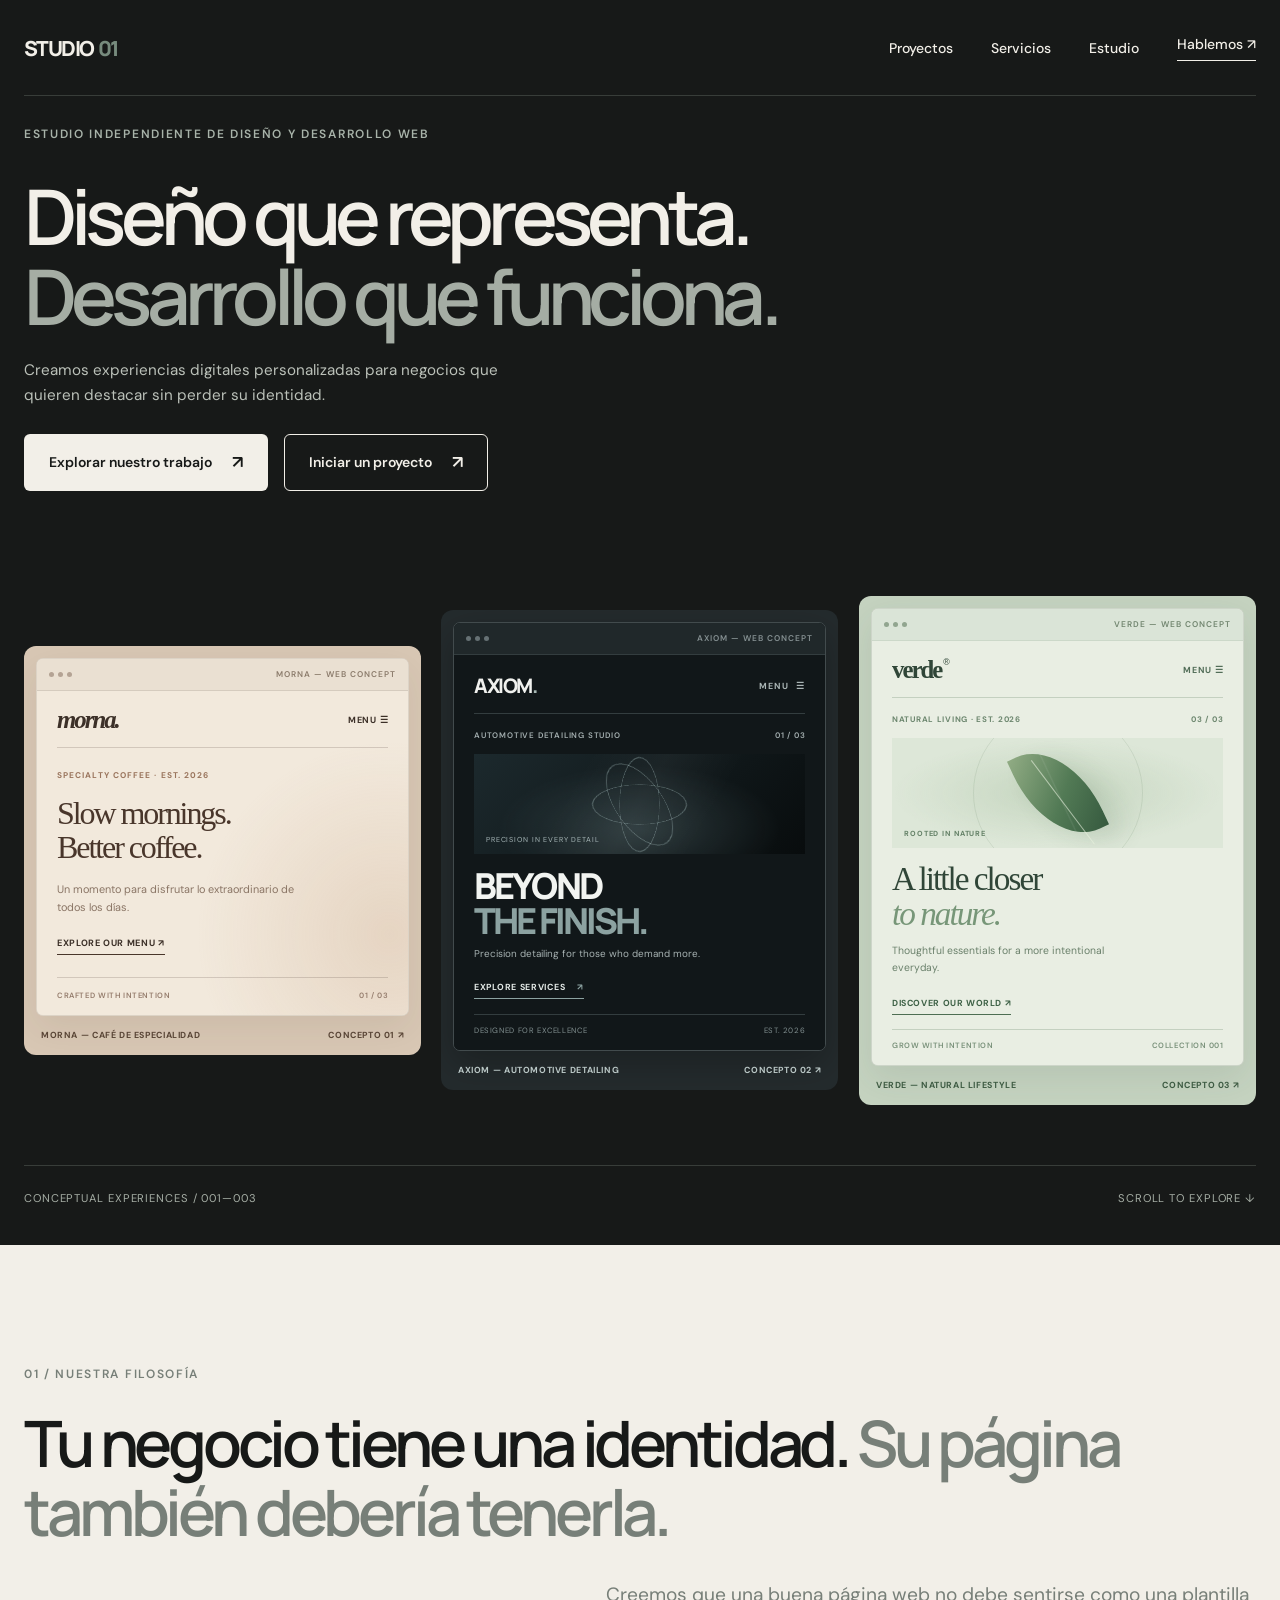
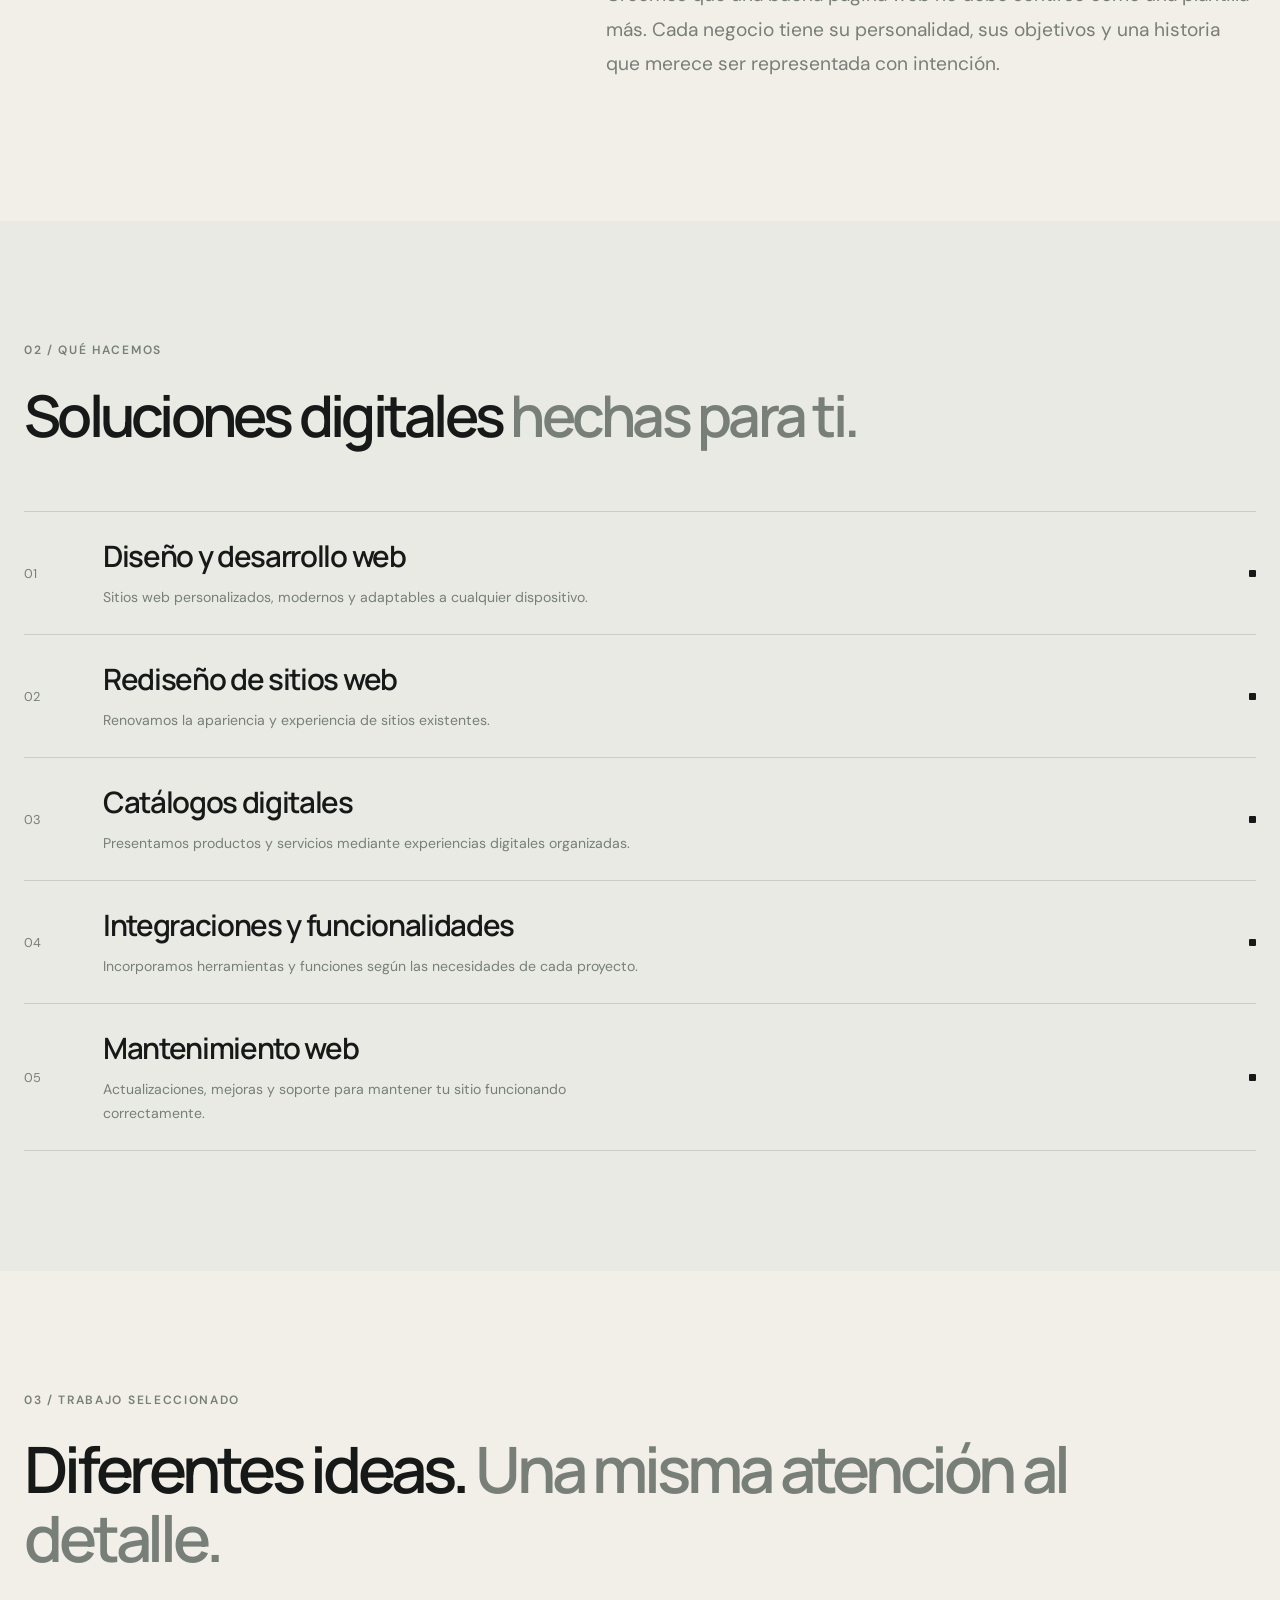
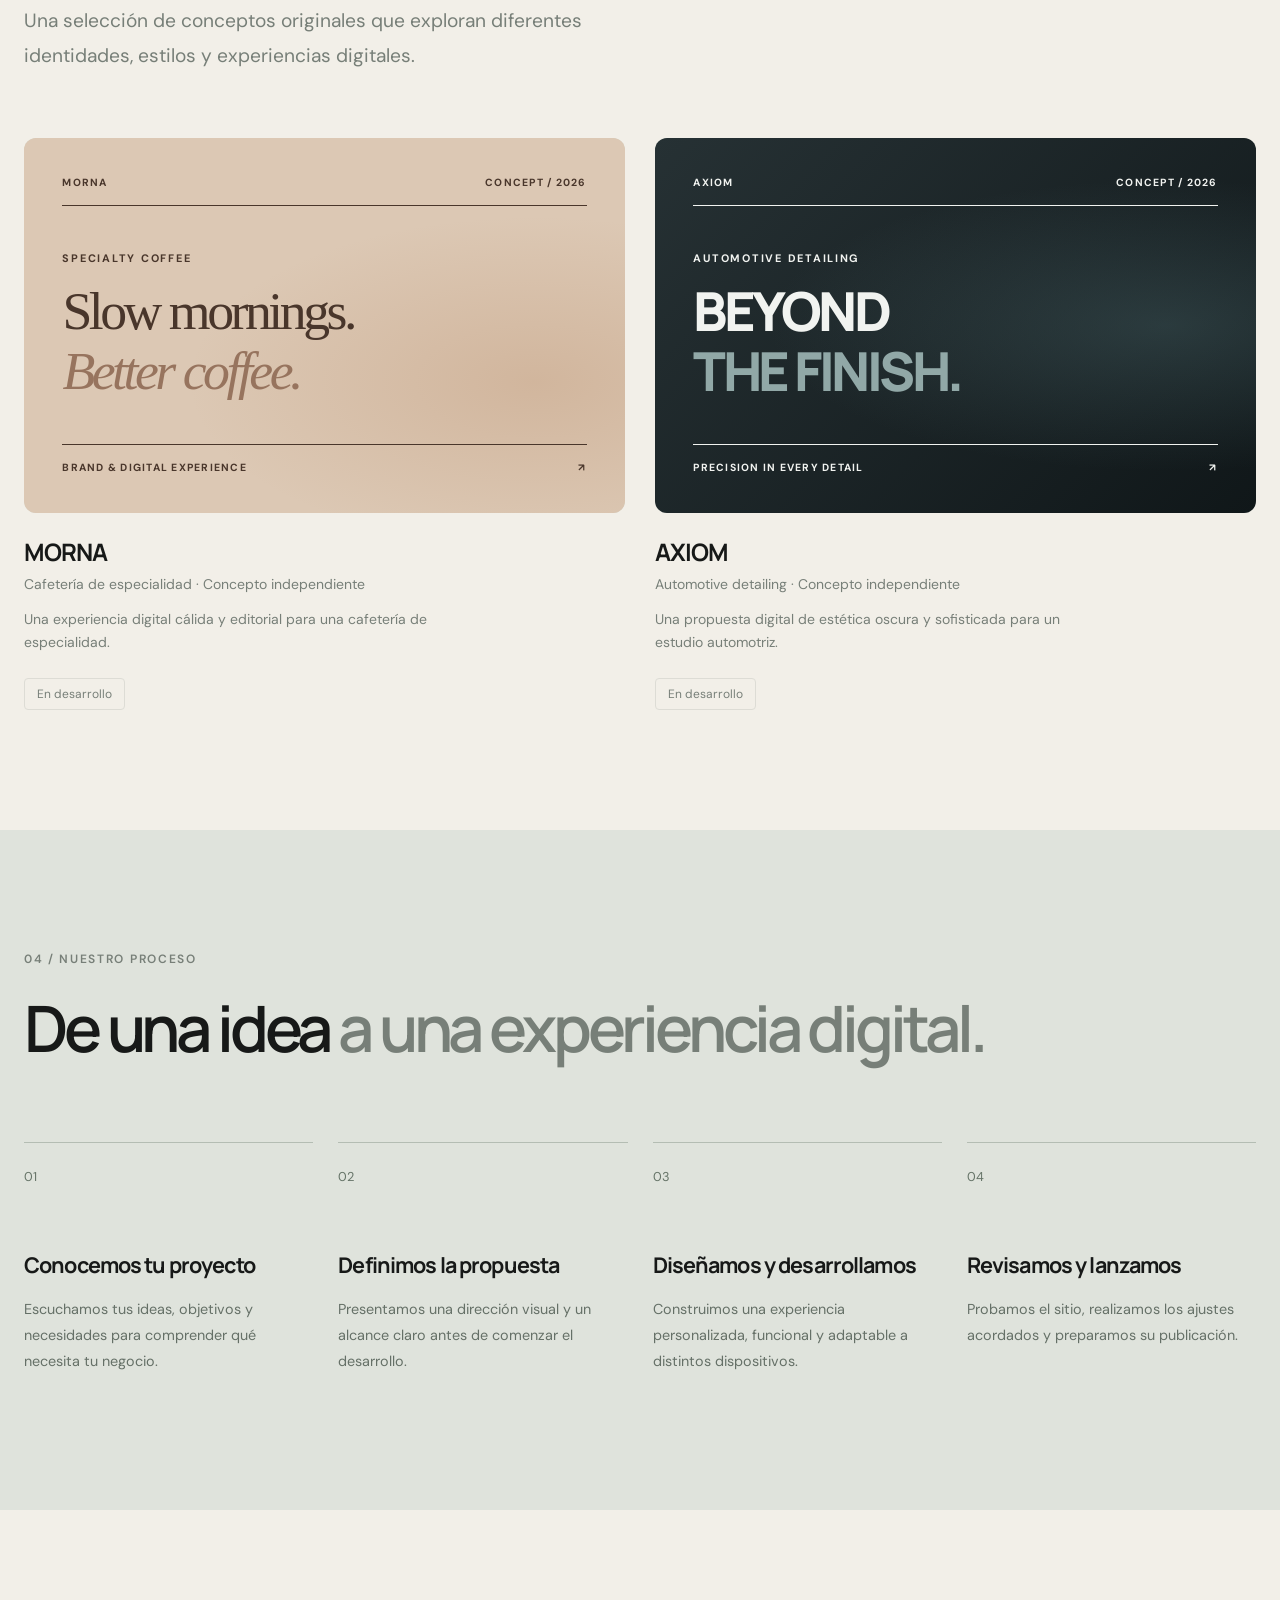
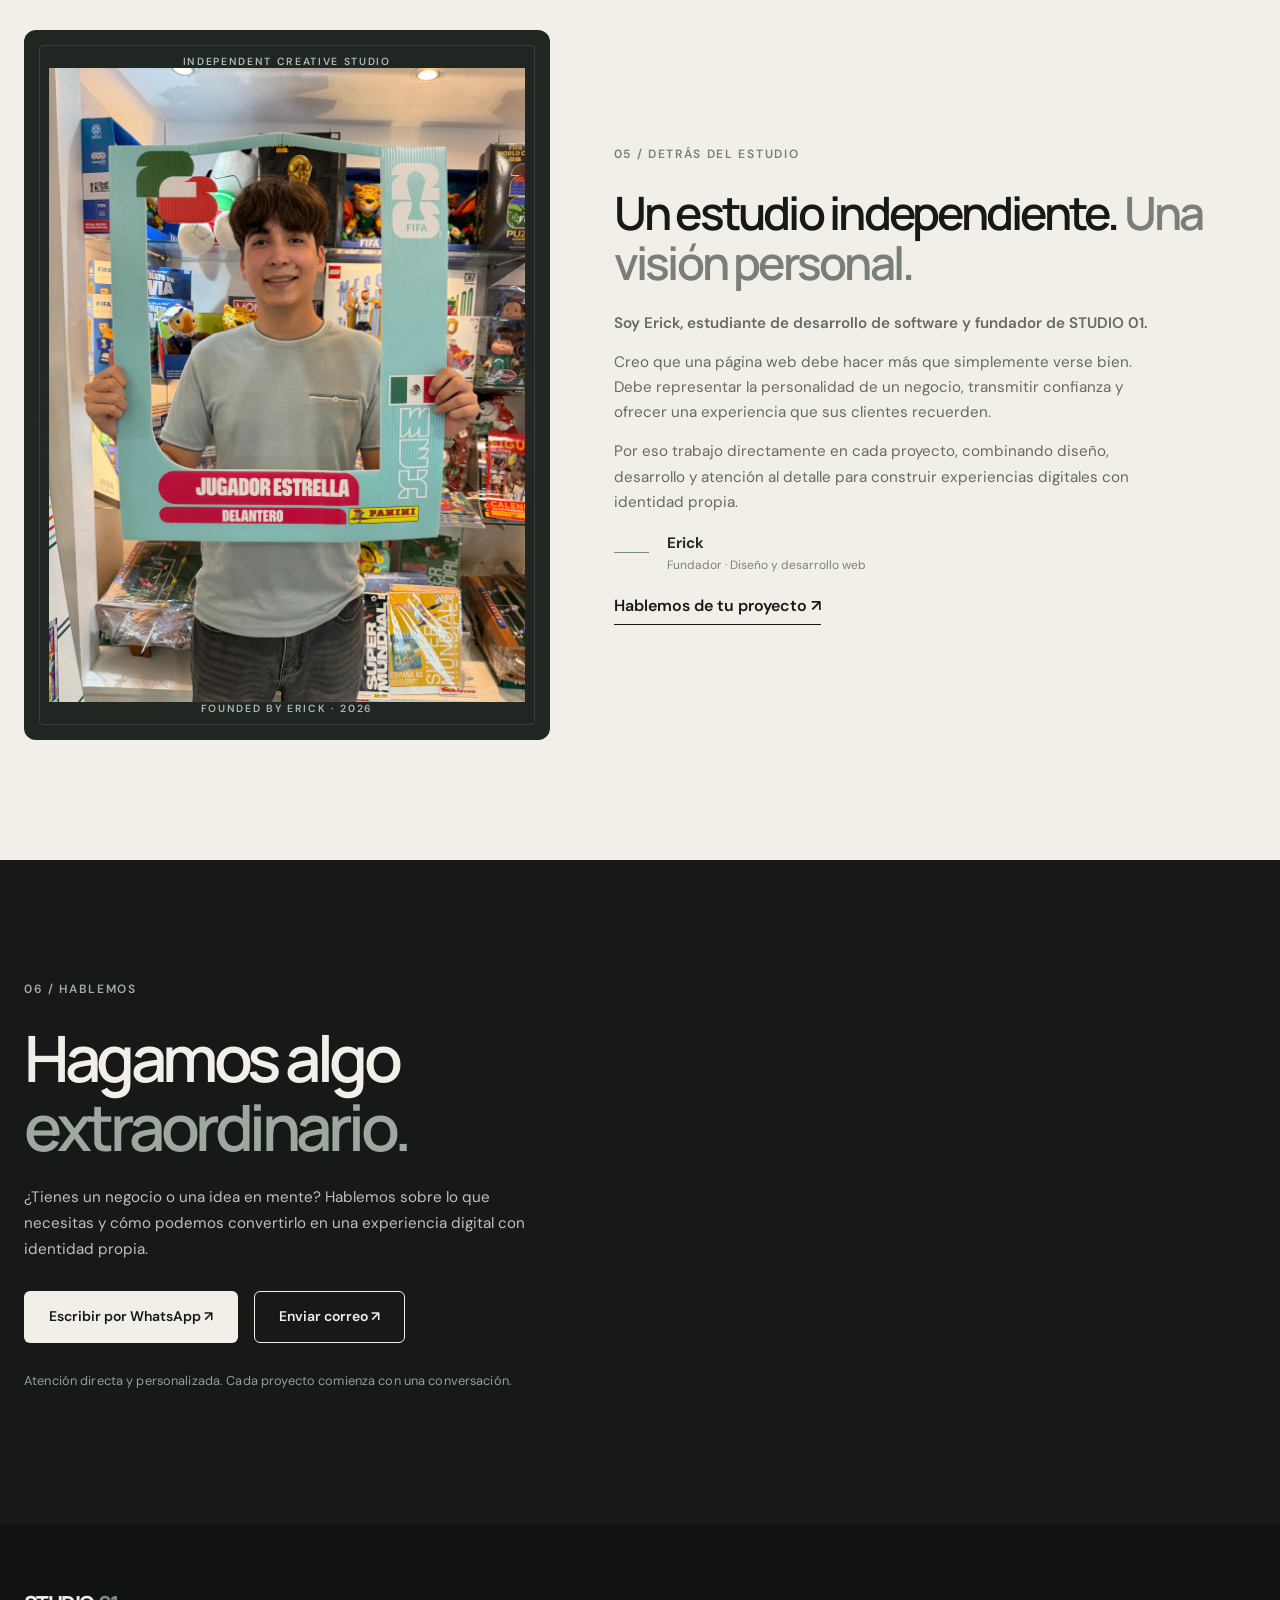
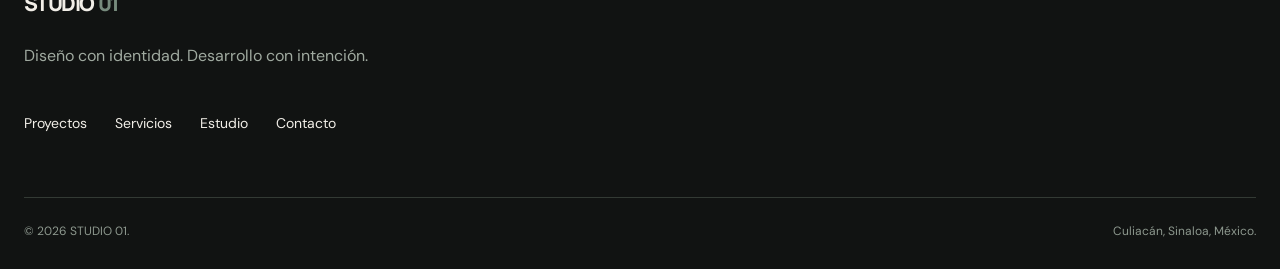
<file: index.html>
<!DOCTYPE html>
<html lang="es">

<head>
    <meta charset="UTF-8">
    <meta name="viewport" content="width=device-width, initial-scale=1.0">

    <meta name="description"
        content="Estudio independiente de diseño y desarrollo web. Creamos experiencias digitales personalizadas para negocios.">

    <title>Studio 01 — Diseño y Desarrollo Web</title>

    <!-- Estilos -->
    <link rel="stylesheet" href="css/variables.css">
    <link rel="stylesheet" href="css/components.css">
    <link rel="stylesheet" href="css/style.css">
</head>

<body>

    <!-- ================= NAVBAR ================= -->

    <header class="navbar" id="navbar">
        <div class="container navbar-container">

            <a href="#inicio" class="logo" aria-label="Ir al inicio">
                STUDIO<span>01</span>
            </a>

            <button class="menu-toggle" id="menuToggle"
                type="button"
                aria-label="Abrir menú"
                aria-expanded="false"
                aria-controls="navMenu">
                <span></span>
                <span></span>
            </button>

            <nav class="nav-menu" id="navMenu" aria-label="Navegación principal">
                <a href="#proyectos">Proyectos</a>
                <a href="#servicios">Servicios</a>
                <a href="#estudio">Estudio</a>
                <a href="#contacto" class="nav-contact">Hablemos ↗</a>
            </nav>

        </div>
    </header>


    <!-- ================= HERO ================= -->

    <main>

        <section class="hero" id="inicio">

            <div class="container hero-container">

                <div class="hero-content">

                    <p class="eyebrow">
                        ESTUDIO INDEPENDIENTE DE DISEÑO Y DESARROLLO WEB
                    </p>

                    <h1 class="hero-title">
                        Diseño que representa.
                        <span>Desarrollo que funciona.</span>
                    </h1>

                    <p class="hero-description">
                        Creamos experiencias digitales personalizadas
                        para negocios que quieren destacar sin perder
                        su identidad.
                    </p>

                    <div class="hero-actions">

                        <a href="#proyectos" class="btn btn-primary">
                            Explorar nuestro trabajo
                            <span aria-hidden="true">↗</span>
                        </a>

                        <a href="#contacto" class="btn btn-secondary">
                            Iniciar un proyecto
                            <span aria-hidden="true">↗</span>
                        </a>

                    </div>

                </div>


                <!-- Interfaces conceptuales del hero -->

                <div class="hero-showcase" aria-label="Tres conceptos de diseño web">

                    
<a href="morna.html" class="showcase-link" aria-label="Explorar concepto MORNA">
<article class="showcase-card showcase-coffee">

    <div class="concept-browser">

        <div class="concept-browser-top">
            <div class="browser-dots">
                <span></span>
                <span></span>
                <span></span>
            </div>

            <span class="browser-address">
                MORNA — WEB CONCEPT
            </span>
        </div>

        <div class="morna-website">

            <div class="morna-navigation">
                <span class="morna-logo">morna.</span>
                <span class="morna-menu">MENU ☰</span>
            </div>

            <div class="morna-hero">

                <span class="morna-eyebrow">
                    SPECIALTY COFFEE · EST. 2026
                </span>

                <h2>
                    Slow mornings.<br>
                    Better coffee.
                </h2>

                <p>
                    Un momento para disfrutar lo extraordinario
                    de todos los días.
                </p>

                <span class="morna-cta">
                    EXPLORE OUR MENU ↗
                </span>

            </div>

            <div class="morna-bottom">
                <span>CRAFTED WITH INTENTION</span>
                <span>01 / 03</span>
            </div>

        </div>

    </div>

    <div class="concept-caption">
        <span>MORNA — CAFÉ DE ESPECIALIDAD</span>
        <span>CONCEPTO 01 ↗</span>
    </div>

</article>
</a>

                    
<a href="axiom.html" class="showcase-link" aria-label="Explorar concepto AXIOM">
<article class="showcase-card showcase-auto">

    <div class="axiom-browser">

        <div class="axiom-browser-top">
            <div class="axiom-browser-dots">
                <span></span>
                <span></span>
                <span></span>
            </div>

            <span>AXIOM — WEB CONCEPT</span>
        </div>

        <div class="axiom-website">

            <div class="axiom-navigation">
                <span class="axiom-logo">AXIOM<span>.</span></span>
                <span class="axiom-menu">MENU <span>☰</span></span>
            </div>

            <div class="axiom-hero">

                <div class="axiom-hero-top">
                    <span class="axiom-eyebrow">
                        AUTOMOTIVE DETAILING STUDIO
                    </span>
                    <span class="axiom-index">01 / 03</span>
                </div>

                <div class="axiom-visual">
                    <span class="axiom-visual-label">
                        PRECISION IN EVERY DETAIL
                    </span>

                    <div class="axiom-rings">
                        <span></span>
                        <span></span>
                        <span></span>
                    </div>
                </div>

                <div class="axiom-hero-content">
                    <h2>
                        BEYOND<br>
                        <span>THE FINISH.</span>
                    </h2>

                    <p>
                        Precision detailing for those
                        who demand more.
                    </p>

                    <span class="axiom-cta">
                        EXPLORE SERVICES <span>↗</span>
                    </span>
                </div>

            </div>

            <div class="axiom-bottom">
                <span>DESIGNED FOR EXCELLENCE</span>
                <span>EST. 2026</span>
            </div>

        </div>

    </div>

    <div class="axiom-caption">
        <span>AXIOM — AUTOMOTIVE DETAILING</span>
        <span>CONCEPTO 02 ↗</span>
    </div>

</article>
</a>

                    
<a href="verde.html" class="showcase-link" aria-label="Explorar concepto VERDE">
<article class="showcase-card showcase-nature">

    <div class="verde-browser">

        <div class="verde-browser-top">
            <div class="verde-browser-dots">
                <span></span>
                <span></span>
                <span></span>
            </div>

            <span>VERDE — WEB CONCEPT</span>
        </div>

        <div class="verde-website">

            <div class="verde-navigation">
                <span class="verde-logo">verde<span>®</span></span>
                <span class="verde-menu">MENU ☰</span>
            </div>

            <div class="verde-hero">

                <div class="verde-hero-top">
                    <span class="verde-eyebrow">
                        NATURAL LIVING · EST. 2026
                    </span>
                    <span class="verde-index">03 / 03</span>
                </div>

                <div class="verde-visual">
                    <div class="verde-leaf">
                        <span class="verde-leaf-vein"></span>
                    </div>

                    <span class="verde-visual-label">
                        ROOTED IN NATURE
                    </span>
                </div>

                <div class="verde-hero-content">
                    <h2>
                        A little closer<br>
                        <em>to nature.</em>
                    </h2>

                    <p>
                        Thoughtful essentials for a
                        more intentional everyday.
                    </p>

                    <span class="verde-cta">
                        DISCOVER OUR WORLD ↗
                    </span>
                </div>

            </div>

            <div class="verde-bottom">
                <span>GROW WITH INTENTION</span>
                <span>COLLECTION 001</span>
            </div>

        </div>

    </div>

    <div class="verde-caption">
        <span>VERDE — NATURAL LIFESTYLE</span>
        <span>CONCEPTO 03 ↗</span>
    </div>

</article>
</a>


                </div>

                <div class="hero-bottom">
                    <span>CONCEPTUAL EXPERIENCES / 001—003</span>
                    <a href="#filosofia">SCROLL TO EXPLORE ↓</a>
                </div>

            </div>

        </section>


        <!-- ================= FILOSOFÍA ================= -->

        <section class="philosophy section" id="filosofia">

            <div class="container">

                <p class="section-label">01 / NUESTRA FILOSOFÍA</p>

                <h2 class="section-title">
                    Tu negocio tiene una identidad.
                    <span>Su página también debería tenerla.</span>
                </h2>

                <p class="section-description">
                    Creemos que una buena página web no debe sentirse
                    como una plantilla más. Cada negocio tiene su
                    personalidad, sus objetivos y una historia que
                    merece ser representada con intención.
                </p>

            </div>

        </section>


        <!-- ================= SERVICIOS ================= -->

        <section class="services section" id="servicios">

            <div class="container">

                <div class="section-heading">
                    <p class="section-label">02 / QUÉ HACEMOS</p>

                    <h2 class="section-title">
                        Soluciones digitales
                        <span>hechas para ti.</span>
                    </h2>
                </div>

                <div class="services-list" id="servicesList">
                    <!-- Los servicios se cargarán desde services.json -->
                </div>

            </div>
            

        </section>


        <!-- ================= PROYECTOS ================= -->

        <section class="projects section" id="proyectos">

            <div class="container">

                <div class="section-heading">
                    <p class="section-label">03 / TRABAJO SELECCIONADO</p>

                    <h2 class="section-title">
                        Diferentes ideas.
                        <span>Una misma atención al detalle.</span>
                    </h2>

                    <p class="section-description">
                        Una selección de conceptos originales
                        que exploran diferentes identidades,
                        estilos y experiencias digitales.
                    </p>
                </div>

                <div class="projects-grid" id="projectsGrid">
                    <!-- Los proyectos se cargarán desde projects.json -->
                </div>

            </div>

        </section>


        <!-- ================= PROCESO ================= -->

        <section class="process section" id="proceso">

            <div class="container">

                <p class="section-label">04 / NUESTRO PROCESO</p>

                <h2 class="section-title">
                    De una idea
                    <span>a una experiencia digital.</span>
                </h2>

                <div class="process-grid">

                    <article class="process-step">
                        <span class="step-number">01</span>
                        <h3>Conocemos tu proyecto</h3>
                        <p>
                            Escuchamos tus ideas, objetivos y necesidades
                            para comprender qué necesita tu negocio.
                        </p>
                    </article>

                    <article class="process-step">
                        <span class="step-number">02</span>
                        <h3>Definimos la propuesta</h3>
                        <p>
                            Presentamos una dirección visual y un alcance
                            claro antes de comenzar el desarrollo.
                        </p>
                    </article>

                    <article class="process-step">
                        <span class="step-number">03</span>
                        <h3>Diseñamos y desarrollamos</h3>
                        <p>
                            Construimos una experiencia personalizada,
                            funcional y adaptable a distintos dispositivos.
                        </p>
                    </article>

                    <article class="process-step">
                        <span class="step-number">04</span>
                        <h3>Revisamos y lanzamos</h3>
                        <p>
                            Probamos el sitio, realizamos los ajustes
                            acordados y preparamos su publicación.
                        </p>
                    </article>

                </div>

            </div>

        </section>


        
<!-- ================= ESTUDIO / FUNDADOR ================= -->

<section class="about section" id="estudio">

    <div class="container about-grid">

        <div class="about-image">

            <div class="founder-placeholder">

                <span class="founder-placeholder-label">
                    INDEPENDENT CREATIVE STUDIO
                </span>

                <div class="founder-monogram">
                    <img src="assets/images/Fundador.jpg" alt="Erick, fundador de STUDIO 01">
                </div>


                <span class="founder-placeholder-bottom">
                    FOUNDED BY ERICK · 2026
                </span>

            </div>

        </div>

        <div class="about-content">

            <p class="section-label">
                05 / DETRÁS DEL ESTUDIO
            </p>

            <h2 class="section-title">
                Un estudio independiente.
                <span>Una visión personal.</span>
            </h2>

            <p class="about-intro">
                Soy Erick, estudiante de desarrollo de software
                y fundador de STUDIO 01.
            </p>

            <p>
                Creo que una página web debe hacer más que
                simplemente verse bien. Debe representar la
                personalidad de un negocio, transmitir confianza
                y ofrecer una experiencia que sus clientes
                recuerden.
            </p>

            <p>
                Por eso trabajo directamente en cada proyecto,
                combinando diseño, desarrollo y atención al
                detalle para construir experiencias digitales
                con identidad propia.
            </p>

            <div class="about-signature">

                <div class="about-signature-line"></div>

                <div>
                    <strong>Erick</strong>
                    <span>Fundador · Diseño y desarrollo web</span>
                </div>

            </div>

            <a href="#contacto" class="text-link">
                Hablemos de tu proyecto ↗
            </a>

        </div>

    </div>

</section>



<!-- ================= CONTACTO ================= -->

<section class="contact section" id="contacto">

    <div class="container">

        <p class="section-label">
            06 / HABLEMOS
        </p>

        <h2 class="contact-title">
            Hagamos algo
            <span>extraordinario.</span>
        </h2>

        <p class="contact-description">
            ¿Tienes un negocio o una idea en mente?
            Hablemos sobre lo que necesitas y cómo
            podemos convertirlo en una experiencia digital
            con identidad propia.
        </p>

        <div class="contact-actions">

            <a href="#contacto"
               class="btn btn-primary"
               id="whatsappLink"
               aria-disabled="true">
                Escribir por WhatsApp ↗
            </a>

            <a href="#contacto"
               class="btn btn-secondary"
               id="emailLink"
               aria-disabled="true">
                Enviar correo ↗
            </a>

        </div>

        <p class="contact-note">
            Atención directa y personalizada.
            Cada proyecto comienza con una conversación.
        </p>

    </div>

</section>


    </main>


    <!-- ================= FOOTER ================= -->

    <footer class="footer">

        <div class="container footer-container">

            <a href="#inicio" class="footer-logo">
                STUDIO<span>01</span>
            </a>

            <p>
                Diseño con identidad.
                Desarrollo con intención.
            </p>

            <div class="footer-links">
                <a href="#proyectos">Proyectos</a>
                <a href="#servicios">Servicios</a>
                <a href="#estudio">Estudio</a>
                <a href="#contacto">Contacto</a>
            </div>

            <div class="footer-bottom">
                <span>© 2026 STUDIO 01.</span>
                <span>Culiacán, Sinaloa, México.</span>
            </div>

        </div>

    </footer>


    <!-- ================= JAVASCRIPT ================= -->

    <script src="js/projects.js" defer></script>
    <script src="js/animations.js" defer></script>
    <script src="js/main.js" defer></script>

</body>
</html>
</file>
<file: css/variables.css>
/* =========================================
   STUDIO 01 — DESIGN SYSTEM
   Variables globales
========================================= */

@import url('https://fonts.googleapis.com/css2?family=DM+Sans:wght@400;500;600;700&family=Manrope:wght@400;500;600;700;800&display=swap');

:root {

    /* COLORES PRINCIPALES */
    --color-dark: #171918;
    --color-dark-soft: #242825;
    --color-ivory: #F2EFE8;
    --color-white: #FFFFFF;

    /* COLORES SECUNDARIOS */
    --color-gray: #B8B9B2;
    --color-muted: #777F78;
    --color-sage: #778B7D;

    /* BORDES */
    --color-border-dark: #383D39;
    --color-border-light: #DDDCD5;

    /* TIPOGRAFÍAS */
    --font-primary: 'DM Sans', sans-serif;
    --font-display: 'Manrope', sans-serif;

    /* TAMAÑOS */
    --text-small: 0.875rem;
    --text-base: 1rem;
    --text-large: 1.25rem;

    /* ESPACIADOS */
    --section-spacing: 120px;
    --container-width: 1280px;

    /* BORDES REDONDEADOS */
    --radius-small: 6px;
    --radius-medium: 12px;
    --radius-large: 20px;

    /* TRANSICIONES */
    --transition-fast: 0.2s ease;
    --transition-normal: 0.4s ease;
    --transition-slow: 0.7s ease;
}

/* AJUSTES PARA PANTALLAS PEQUEÑAS */

@media (max-width: 768px) {
    :root {
        --section-spacing: 80px;
    }
}
</file>
<file: css/components.css>
/* =========================================
   STUDIO 01 — COMPONENTES GLOBALES
========================================= */

/* RESET */

*,
*::before,
*::after {
    box-sizing: border-box;
}

html {
    scroll-behavior: smooth;
    scroll-padding-top: 90px;
}

body {
    margin: 0;
    font-family: var(--font-primary);
    background-color: var(--color-ivory);
    color: var(--color-dark);
    -webkit-font-smoothing: antialiased;
}

body.menu-open {
    overflow: hidden;
}

h1, h2, h3, h4, p {
    margin-top: 0;
}

h1, h2, h3, h4 {
    font-family: var(--font-display);
}

a {
    color: inherit;
    text-decoration: none;
}

button {
    font: inherit;
}

img {
    display: block;
    max-width: 100%;
}

::selection {
    background: var(--color-sage);
    color: var(--color-white);
}

/* CONTENEDOR */

.container {
    width: min(100% - 48px, var(--container-width));
    margin-inline: auto;
}

/* SECCIONES */

.section {
    padding-block: var(--section-spacing);
}

.section-heading {
    margin-bottom: 64px;
}

/* ETIQUETAS EDITORIALES */

.eyebrow,
.section-label {
    font-size: 0.75rem;
    font-weight: 600;
    letter-spacing: 0.14em;
    text-transform: uppercase;
    line-height: 1.6;
}

.section-label {
    color: var(--color-muted);
    margin-bottom: 24px;
}

/* TÍTULOS */

.section-title {
    max-width: 1050px;
    font-size: clamp(2.5rem, 5vw, 5.5rem);
    font-weight: 600;
    letter-spacing: -0.065em;
    line-height: 1.08;
    margin-bottom: 32px;
}

.section-title span {
    color: var(--color-muted);
}

.section-description {
    max-width: 650px;
    font-size: clamp(1rem, 1.5vw, 1.2rem);
    line-height: 1.8;
    color: var(--color-muted);
}

/* BOTONES */

.btn {
    display: inline-flex;
    align-items: center;
    justify-content: center;
    gap: 20px;
    min-height: 52px;
    padding: 15px 24px;
    border: 1px solid transparent;
    border-radius: var(--radius-small);
    font-size: 0.875rem;
    font-weight: 600;
    line-height: 1.4;
    text-align: center;
    cursor: pointer;
    transition:
        background-color var(--transition-fast),
        color var(--transition-fast),
        border-color var(--transition-fast),
        transform var(--transition-fast);
}

.btn:hover {
    transform: translateY(-3px);
}

.btn:active {
    transform: translateY(0);
}

.btn-primary {
    background: var(--color-ivory);
    color: var(--color-dark);
}

.btn-primary:hover {
    background: var(--color-white);
}

.btn-secondary {
    background: transparent;
    color: inherit;
    border-color: currentColor;
}

.btn-secondary:hover {
    background: rgb(255 255 255 / 8%);
}

.btn span {
    font-size: 1.1rem;
    transition: transform var(--transition-fast);
}

.btn:hover span {
    transform: translate(3px, -3px);
}

/* ENLACES DE TEXTO */

.text-link {
    display: inline-flex;
    align-items: center;
    gap: 12px;
    padding-bottom: 8px;
    border-bottom: 1px solid currentColor;
    font-weight: 600;
    transition:
        color var(--transition-fast),
        gap var(--transition-fast);
}

.text-link:hover {
    color: var(--color-sage);
    gap: 18px;
}

/* ACCESIBILIDAD */

:focus-visible {
    outline: 2px solid var(--color-sage);
    outline-offset: 4px;
}

@media (prefers-reduced-motion: reduce) {
    html {
        scroll-behavior: auto;
    }

    *,
    *::before,
    *::after {
        animation-duration: 0.01ms !important;
        animation-iteration-count: 1 !important;
        transition-duration: 0.01ms !important;
    }
}

/* RESPONSIVE */

@media (max-width: 768px) {
    .container {
        width: min(100% - 32px, var(--container-width));
    }

    .section-heading {
        margin-bottom: 40px;
    }

    .section-title {
        letter-spacing: -0.045em;
    }

    .btn {
        gap: 12px;
        padding: 14px 18px;
    }
}

@media (max-width: 480px) {
    .hero-actions,
    .contact-actions {
        flex-direction: column;
        align-items: stretch;
    }

    .hero-actions .btn,
    .contact-actions .btn {
        width: 100%;
    }
}
</file>
<file: css/style.css>
/* =========================================
   STUDIO 01 — ESTILOS PRINCIPALES
========================================= */

/* NAVBAR */

.navbar {
    position: absolute;
    top: 0;
    left: 0;
    z-index: 100;
    width: 100%;
    color: var(--color-ivory);
}

.navbar-container {
    min-height: 96px;
    display: flex;
    align-items: center;
    justify-content: space-between;
    gap: 32px;
    border-bottom: 1px solid var(--color-border-dark);
}

.logo,
.footer-logo {
    font-family: var(--font-display);
    font-size: 1.3rem;
    font-weight: 800;
    letter-spacing: -0.075em;
    white-space: nowrap;
}

.logo span,
.footer-logo span {
    margin-left: 4px;
    color: var(--color-sage);
}

.nav-menu {
    display: flex;
    align-items: center;
    gap: 38px;
}

.nav-menu a {
    font-size: 0.875rem;
    font-weight: 500;
    transition: color var(--transition-fast);
}

.nav-menu a:hover {
    color: var(--color-sage);
}

.nav-contact {
    padding-bottom: 7px;
    border-bottom: 1px solid currentColor;
}

.menu-toggle {
    display: none;
}

/* HERO */

.hero {
    position: relative;
    min-height: 100svh;
    overflow: hidden;
    background: var(--color-dark);
    color: var(--color-ivory);
}

.hero-container {
    padding-top: 125px;
    padding-bottom: 40px;
}

.hero-content {
    position: relative;
    z-index: 2;
    max-width: 1050px;
}

.hero .eyebrow {
    margin-bottom: 32px;
    color: #A8B3A9;
}

.hero-title {
    max-width: 1050px;
    margin-bottom: 22px;
    font-size: clamp(3rem, 6vw, 6rem);
    font-weight: 600;
    line-height: 1.04;
    letter-spacing: -0.075em;
}

.hero-title span {
    display: block;
    color: #A5ADA4;
}

.hero-description {
    max-width: 520px;
    margin-bottom: 26px;
    color: #BBC1B9;
    font-size: clamp(0.95rem, 1.15vw, 1.1rem);
    line-height: 1.65;
}

.hero-actions,
.contact-actions {
    display: flex;
    align-items: center;
    flex-wrap: wrap;
    gap: 16px;
}

/* HERO SHOWCASE */

.hero-showcase {
    position: relative;
    display: grid;
    grid-template-columns: repeat(3, minmax(0, 1fr));
    align-items: center;
    gap: 20px;
    margin-top: 105px;
    perspective: 1200px;
}

.showcase-link {
    display: block;
    color: inherit;
    text-decoration: none;
    min-width: 0;
    outline-offset: 6px;
}

.showcase-link:focus-visible {
    outline: 2px solid var(--color-text, #171918);
}

.showcase-card {
    position: relative;
    display: flex;
    flex-direction: column;
    justify-content: space-between;
    min-width: 0;
    min-height: 390px;
    overflow: hidden;
    padding: 25px;
    border-radius: var(--radius-medium);
    transition:
        transform var(--transition-normal),
        box-shadow var(--transition-normal);
}

.showcase-card:hover {
    transform: translateY(-12px);
    box-shadow: 0 30px 70px rgb(0 0 0 / 25%);
}

.showcase-card-header {
    display: flex;
    justify-content: space-between;
    gap: 12px;
    font-size: 0.7rem;
    font-weight: 700;
    letter-spacing: 0.08em;
}

.showcase-card-header span:last-child {
    font-weight: 500;
    opacity: 0.7;
}

.showcase-card-content {
    position: relative;
    z-index: 1;
}

.showcase-card-content p {
    margin-bottom: 12px;
    font-size: 0.8rem;
}

.showcase-card-content h2 {
    margin-bottom: 26px;
    font-size: clamp(1.7rem, 2.6vw, 3rem);
    font-weight: 600;
    letter-spacing: -0.065em;
    line-height: 1.1;
}

.showcase-card-content > span {
    display: inline-block;
    padding-bottom: 7px;
    border-bottom: 1px solid currentColor;
    font-size: 0.8rem;
    font-weight: 600;
}

/* CONCEPTO 01 — CAFETERÍA */

.showcase-coffee {
    background:
        radial-gradient(
            circle at 80% 30%,
            #D5B99B 0,
            transparent 45%
        ),
        linear-gradient(135deg, #E9DCCB, #C9AB8B);
    color: #4C352B;
}

/* CONCEPTO 02 — AUTOMOTRIZ */

.showcase-auto {
    min-height: 450px;
    background:
        radial-gradient(
            circle at 70% 30%,
            #59686B 0,
            transparent 45%
        ),
        linear-gradient(145deg, #323A3D, #111617);
    color: #F0F1EE;
}

/* CONCEPTO 03 — LIFESTYLE */

.showcase-nature {
    background:
        radial-gradient(
            circle at 80% 20%,
            #B7C8B0 0,
            transparent 45%
        ),
        linear-gradient(145deg, #DCE5D8, #A8BAA3);
    color: #344A39;
}

.hero-bottom {
    display: flex;
    justify-content: space-between;
    align-items: center;
    gap: 20px;
    margin-top: 60px;
    padding-top: 25px;
    border-top: 1px solid var(--color-border-dark);
    color: #A6AEA5;
    font-size: 0.7rem;
    letter-spacing: 0.08em;
}

/* FILOSOFÍA */

.philosophy {
    background: var(--color-ivory);
}

.philosophy .section-title {
    max-width: 1100px;
}

.philosophy .section-description {
    margin-left: auto;
}

/* SERVICIOS */

.services {
    background: #E9EAE4;
}

.services-list {
    border-top: 1px solid #C9CDC5;
}

.service-item {
    display: grid;
    grid-template-columns: 55px minmax(0, 1fr) auto;
    align-items: center;
    gap: 24px;
    padding: 24px 0;
    border-bottom: 1px solid #C9CDC5;
}

.service-number {
    color: var(--color-muted);
    font-size: 0.8rem;
}

.service-name {
    margin: 0;
    font-size: clamp(1.4rem, 2.3vw, 2.2rem);
    font-weight: 600;
    letter-spacing: -0.045em;
}

.service-marker {
    width: 7px;
    height: 7px;
    display: block;
    background-color: var(--color-text, #171918);
    border-radius: 1px;
    align-self: center;
    justify-self: center;
    transition: transform 0.3s ease, border-radius 0.3s ease;
}

@media (hover: hover) and (pointer: fine) {
    .service-item:hover .service-marker {
        transform: translateX(5px) scale(1.25);
        border-radius: 50%;
    }
}

/* PROYECTOS */

.projects {
    background: var(--color-ivory);
}

.projects-grid {
    display: grid;
    grid-template-columns: repeat(2, minmax(0, 1fr));
    gap: 55px 30px;
}

.project-card {
    min-width: 0;
}

.project-image {
    display: flex;
    align-items: center;
    justify-content: center;
    min-height: 340px;
    margin-bottom: 22px;
    overflow: hidden;
    border-radius: var(--radius-medium);
    background: #D8DCD4;
}

.project-image img {
    width: 100%;
    height: 100%;
    object-fit: cover;
    transition: transform var(--transition-slow);
}

.project-card:hover .project-image img {
    transform: scale(1.045);
}

.project-info {
    display: flex;
    align-items: flex-start;
    justify-content: space-between;
    gap: 20px;
}

.project-info h3 {
    margin-bottom: 7px;
    font-size: 1.5rem;
    letter-spacing: -0.04em;
}

.project-info p {
    margin-bottom: 0;
    color: var(--color-muted);
    font-size: 0.875rem;
}

/* PROCESO */

.process {
    background: #DFE3DC;
}

.process-grid {
    display: grid;
    grid-template-columns: repeat(4, minmax(0, 1fr));
    gap: 25px;
    margin-top: 80px;
}

.process-step {
    padding-top: 25px;
    border-top: 1px solid #B4BDB3;
}

.step-number {
    display: block;
    margin-bottom: 65px;
    color: #667468;
    font-size: 0.8rem;
}

.process-step h3 {
    margin-bottom: 18px;
    font-size: 1.35rem;
    letter-spacing: -0.04em;
}

.process-step p {
    color: #657067;
    font-size: 0.9rem;
    line-height: 1.8;
}


/* =========================================
   FUNDADOR — ESTUDIO INDEPENDIENTE
========================================= */

.about {
    background: var(--color-ivory);
}

.about-grid {
    display: grid;
    grid-template-columns: 0.9fr 1.1fr;
    align-items: center;
    gap: clamp(35px, 5vw, 80px);
}


/* TÍTULO DEL FUNDADOR — TAMAÑO REFINADO */

.about-content .section-title {
    max-width: 650px;
    margin-bottom: 22px;
    font-size: clamp(2.2rem, 3.6vw, 3.8rem);
    line-height: 1.1;
    letter-spacing: -0.06em;
}


.founder-placeholder {
    position: relative;
    display: flex;
    flex-direction: column;
    align-items: center;
    justify-content: space-between;
    min-height: 390px;
    padding: 25px;
    overflow: hidden;
    border-radius: var(--radius-medium);
    background:
        radial-gradient(
            circle at 50% 55%,
            rgba(119, 139, 125, 0.22),
            transparent 55%
        ),
        #202723;
    color: #F2EFE8;
    text-align: center;
}

/* Marco interior decorativo */

.founder-placeholder::before {
    content: "";
    position: absolute;
    inset: 15px;
    border: 1px solid rgba(242, 239, 232, 0.12);
    border-radius: 4px;
    pointer-events: none;
}

.founder-placeholder-label,
.founder-placeholder-bottom {
    position: relative;
    z-index: 1;
    color: #AAB9AD;
    font-size: 0.65rem;
    font-weight: 600;
    letter-spacing: 0.16em;
}

/* MONOGRAMA E. */



/* FOTO DEL FUNDADOR */

.founder-monogram {
    position: relative;
    z-index: 1;
    width: 100%;
    flex: 1;
    min-height: 0;
    overflow: hidden;
}

.founder-monogram img {
    display: block;
    width: 100%;
    height: 100%;
    object-fit: cover;
    object-position: center;
}



.founder-monogram span {
    color: #91A998;
}

/* TEXTO DEL FUNDADOR */

.about-content .about-intro {
    color: #252E28;
    font-size: 1.12rem;
    font-weight: 600;
    line-height: 1.65;
}

.about-content p:not(.section-label) {
    max-width: 540px;
    margin-bottom: 14px;
    color: #626C64;
    font-size: 0.95rem;
    line-height: 1.65;
}

.about-signature {
    display: flex;
    align-items: center;
    gap: 18px;
    margin: 18px 0 10px;
}

.about-signature-line {
    width: 35px;
    height: 1px;
    flex-shrink: 0;
    background: #778B7D;
}

.about-signature > div:last-child {
    display: flex;
    flex-direction: column;
    gap: 4px;
}

.about-signature strong {
    color: #252E28;
    font-size: 0.95rem;
    font-weight: 700;
}

.about-signature span {
    color: #78847B;
    font-size: 0.75rem;
}

.about-content .text-link {
    margin-top: 12px;
}

/* RESPONSIVE */

@media (max-width: 900px) {
    .about-grid {
        grid-template-columns: 1fr;
        gap: 40px;
    }

    .founder-placeholder {
        min-height: 360px;
    }

    .founder-monogram {
        font-size: 8rem;
    }
}

@media (max-width: 480px) {
    .founder-placeholder {
        min-height: 300px;
        padding: 25px;
    }

    .founder-placeholder-label,
    .founder-placeholder-bottom {
        font-size: 0.55rem;
    }

    .founder-monogram {
        font-size: 6.5rem;
    }

    .about-content p:not(.section-label) {
        font-size: 0.9rem;
        line-height: 1.7;
    }
}


/* CONTACTO */

.contact {
    background: var(--color-dark);
    color: var(--color-ivory);
}

.contact .section-label {
    color: #A2AEA3;
}

.contact-title {
    max-width: 900px;
    margin-bottom: 24px;
    font-size: clamp(2.8rem, 5vw, 5.5rem);
    font-weight: 600;
    line-height: 1.08;
    letter-spacing: -0.07em;
}


.contact-title span {
    display: block;
    color: #9DA99F;
}

.contact-description {
    max-width: 520px;
    margin-bottom: 28px;
    color: #BBC2BA;
    font-size: clamp(0.95rem, 1.15vw, 1.05rem);
    line-height: 1.7;
}

.contact-note {
    max-width: 520px;
    margin-top: 28px;
    color: #91A096;
    font-size: 0.8rem;
    line-height: 1.6;
    letter-spacing: 0.01em;
}


@media (max-width: 768px) {
    .contact-title {
        font-size: clamp(2.4rem, 8vw, 3.8rem);
        line-height: 1.1;
    }

    .contact-description {
        font-size: 0.95rem;
    }

    .contact-actions {
        gap: 12px;
    }

    .contact-note {
        margin-top: 22px;
        font-size: 0.75rem;
    }
}

/* FOOTER */

.footer {
    background: #111312;
    color: var(--color-ivory);
    padding: 65px 0 30px;
}

.footer-container > p {
    margin-top: 25px;
    color: #A0AAA0;
    line-height: 1.7;
}

.footer-links {
    display: flex;
    flex-wrap: wrap;
    gap: 28px;
    margin: 45px 0 65px;
    font-size: 0.875rem;
}

.footer-links a:hover {
    color: var(--color-sage);
}

.footer-bottom {
    display: flex;
    justify-content: space-between;
    gap: 20px;
    padding-top: 25px;
    border-top: 1px solid #333A34;
    color: #8D988E;
    font-size: 0.75rem;
}

/* TABLET */

@media (max-width: 1024px) {
    .hero-container {
        padding-top: 165px;
    }

    .hero-title {
        font-size: clamp(3.5rem, 8vw, 6.5rem);
    }

    .hero-showcase {
        gap: 12px;
    }

    .showcase-card {
        min-height: 330px;
        padding: 18px;
    }

    .showcase-auto {
        min-height: 380px;
    }

    .process-grid {
        grid-template-columns: repeat(2, minmax(0, 1fr));
        row-gap: 50px;
    }

    .about-grid {
        gap: 45px;
    }
}

/* MOBILE */

@media (max-width: 768px) {
    .navbar-container {
        min-height: 78px;
    }

    .menu-toggle {
        position: relative;
        z-index: 102;
        display: flex;
        flex-direction: column;
        justify-content: center;
        gap: 7px;
        width: 44px;
        height: 44px;
        padding: 10px;
        border: 0;
        background: transparent;
        cursor: pointer;
    }

    .menu-toggle span {
        display: block;
        width: 100%;
        height: 2px;
        background: var(--color-ivory);
        transition: transform var(--transition-fast);
    }

    .menu-toggle[aria-expanded="true"] span:first-child {
        transform: translateY(4.5px) rotate(45deg);
    }

    .menu-toggle[aria-expanded="true"] span:last-child {
        transform: translateY(-4.5px) rotate(-45deg);
    }

    .nav-menu {
        position: absolute;
        top: 78px;
        left: 0;
        right: 0;
        z-index: 101;
        display: none;
        flex-direction: column;
        align-items: stretch;
        gap: 0;
        padding: 20px 24px 35px;
        background: var(--color-dark);
        border-bottom: 1px solid var(--color-border-dark);
    }

    .nav-menu.is-open {
        display: flex;
    }

    .nav-menu a {
        padding: 18px 0;
        border-bottom: 1px solid var(--color-border-dark);
    }

    .hero-container {
        padding-top: 140px;
    }

    .hero-title {
        font-size: clamp(3rem, 10vw, 5rem);
        letter-spacing: -0.065em;
    }

    .hero-showcase {
        grid-template-columns: 1fr;
        gap: 16px;
        margin-top: 65px;
    }

    .showcase-card,
    .showcase-auto {
        min-height: 300px;
    }

    .showcase-card-content h2 {
        font-size: 2.3rem;
    }

    .hero-bottom {
        margin-top: 40px;
    }

    .service-item {
        grid-template-columns: 35px 1fr auto;
        gap: 15px;
        padding: 25px 0;
    }

    .projects-grid {
        grid-template-columns: 1fr;
    }

    .project-image {
        min-height: 260px;
    }

    .about-grid {
        grid-template-columns: 1fr;
    }

    .founder-placeholder {
        min-height: 380px;
    }

    .footer-bottom {
        flex-direction: column;
    }
}

/* SMALL MOBILE */

@media (max-width: 480px) {
    .hero-title {
        font-size: clamp(2.7rem, 11vw, 4rem);
    }

    .hero-bottom {
        align-items: flex-start;
        flex-direction: column;
    }

    .process-grid {
        grid-template-columns: 1fr;
    }

    .step-number {
        margin-bottom: 35px;
    }

    .contact-title {
        font-size: clamp(2.7rem, 11vw, 4.5rem);
    }
}


/* =========================================
   PROYECTOS DINÁMICOS — ESTILOS ADICIONALES
========================================= */

.project-placeholder {
    display: flex;
    align-items: center;
    justify-content: center;
    width: 100%;
    min-height: 340px;
    padding: 30px;
    font-family: var(--font-display);
    font-size: clamp(2.5rem, 5vw, 5rem);
    font-weight: 800;
    letter-spacing: -0.08em;
}

.project-coffee {
    background: linear-gradient(135deg, #E8D9C4, #B98F6B);
    color: #563D30;
}

.project-automotive {
    background: linear-gradient(135deg, #414D51, #101617);
    color: #F0F1ED;
}

.project-nature {
    background: linear-gradient(135deg, #DCE5D8, #91AA90);
    color: #344A39;
}

.project-description {
    max-width: 440px;
    margin-top: 15px;
    margin-bottom: 15px !important;
    line-height: 1.7;
}

.project-status {
    display: inline-block;
    margin-top: 8px;
    padding: 7px 12px;
    border: 1px solid var(--color-border-light);
    border-radius: 4px;
    color: var(--color-muted);
    font-size: 0.75rem;
}


/* =========================================
   CONTACTO — ESTADO SIN CONFIGURAR
========================================= */

.contact-disabled {
    opacity: 0.45;
    cursor: not-allowed;
    pointer-events: none;
    transform: none !important;
}


/* =========================================
   STUDIO 01 — ANIMACIONES EDITORIALES
========================================= */

/* ENTRADA DEL HERO */

.hero-animate {
    opacity: 0;
    transform: translateY(28px);
}

.hero-animate.hero-visible {
    opacity: 1;
    transform: translateY(0);
    transition:
        opacity 0.9s ease,
        transform 0.9s cubic-bezier(0.22, 1, 0.36, 1);
}


/* =========================================
   MOVIMIENTO FLUIDO DEL SHOWCASE
========================================= */

.showcase-card {
    --move-x: 0px;
    --move-y: 0px;

    transform: translate3d(
        var(--move-x),
        var(--move-y),
        0
    );

    transition: box-shadow 0.4s ease;
    will-change: transform;
}

.showcase-card:hover {
    transform: translate3d(
        var(--move-x),
        var(--move-y),
        0
    );

    box-shadow: 0 30px 70px rgb(0 0 0 / 25%);
}

.card-animate {
    opacity: 0;
}

.card-animate.card-visible {
    opacity: 1;
    transition:
        opacity 0.85s ease var(--card-delay),
        box-shadow 0.4s ease;
}



/* PARALLAX */

.hero-showcase {
    --scroll-offset: 0px;
    translate: 0 var(--scroll-offset);
}

/* APARICIÓN DE SECCIONES */

.reveal {
    opacity: 0;
    transform: translateY(35px);
}

.reveal.reveal-visible {
    opacity: 1;
    transform: translateY(0);
    transition:
        opacity 0.85s ease,
        transform 0.85s cubic-bezier(0.22, 1, 0.36, 1);
}

/* RESPETAR MOVIMIENTO REDUCIDO */

@media (prefers-reduced-motion: reduce) {

    .hero-animate,
    .card-animate,
    .reveal {
        opacity: 1 !important;
        transform: none !important;
    }

    .hero-showcase {
        translate: none !important;
    }

    .showcase-card {
        --move-x: 0px !important;
        --move-y: 0px !important;
    }
}


/* =========================================
   MORNA — PREMIUM COFFEE WEB CONCEPT
========================================= */

/* Tarjeta exterior */

.showcase-coffee {
    padding: 12px;
    background: #D8C7B4;
    color: #3C3028;
}

/* Ventana del navegador */

.concept-browser {
    display: flex;
    flex-direction: column;
    width: 100%;
    flex: 1;
    min-height: 0;
    overflow: hidden;
    border: 1px solid rgba(60, 48, 40, 0.12);
    border-radius: 7px;
    background: #F2E9DC;
    box-shadow: 0 12px 35px rgba(60, 48, 40, 0.08);
}

.concept-browser-top {
    display: flex;
    align-items: center;
    justify-content: space-between;
    gap: 12px;
    min-height: 32px;
    padding: 0 12px;
    border-bottom: 1px solid rgba(60, 48, 40, 0.12);
    background: #EAE0D2;
}

.browser-dots {
    display: flex;
    align-items: center;
    gap: 4px;
}

.browser-dots span {
    width: 5px;
    height: 5px;
    border-radius: 50%;
    background: #B4A394;
}

.browser-address {
    font-size: 0.52rem;
    font-weight: 600;
    letter-spacing: 0.12em;
    color: #8B7B6B;
}

/* Página interna */

.morna-website {
    display: flex;
    flex: 1;
    flex-direction: column;
    min-height: 0;
    padding: 17px 20px 15px;
    background:
        radial-gradient(
            circle at 95% 75%,
            rgba(186, 141, 104, 0.22),
            transparent 45%
        ),
        #F2E9DC;
}

.morna-navigation {
    display: flex;
    align-items: center;
    justify-content: space-between;
    gap: 10px;
    padding-bottom: 14px;
    border-bottom: 1px solid rgba(60, 48, 40, 0.18);
}

.morna-logo {
    font-family: Georgia, serif;
    font-size: 1.55rem;
    font-weight: 700;
    font-style: italic;
    letter-spacing: -0.08em;
    line-height: 1;
}

.morna-menu {
    font-size: 0.56rem;
    font-weight: 700;
    letter-spacing: 0.08em;
}

/* Hero de MORNA */

.morna-hero {
    display: flex;
    flex: 1;
    flex-direction: column;
    justify-content: center;
    align-items: flex-start;
    padding: 22px 0;
}

.morna-eyebrow {
    margin-bottom: 15px;
    color: #9A755D;
    font-size: 0.52rem;
    font-weight: 700;
    letter-spacing: 0.13em;
}

.morna-hero h2 {
    margin: 0 0 15px;
    font-family: Georgia, serif;
    font-size: clamp(1.7rem, 2.5vw, 2.9rem);
    font-weight: 400;
    line-height: 1.08;
    letter-spacing: -0.065em;
    color: #49362B;
}

.morna-hero p {
    max-width: 240px;
    margin: 0 0 20px;
    color: #8A7565;
    font-size: 0.68rem;
    line-height: 1.7;
}

.morna-cta {
    display: inline-block;
    padding-bottom: 5px;
    border-bottom: 1px solid #49362B;
    font-size: 0.57rem;
    font-weight: 700;
    letter-spacing: 0.07em;
}

/* Pie de la página interna */

.morna-bottom {
    display: flex;
    align-items: center;
    justify-content: space-between;
    gap: 10px;
    padding-top: 12px;
    border-top: 1px solid rgba(60, 48, 40, 0.18);
    color: #947C6C;
    font-size: 0.48rem;
    font-weight: 600;
    letter-spacing: 0.08em;
}

/* Identificación del concepto */

.concept-caption {
    display: flex;
    align-items: center;
    justify-content: space-between;
    flex-wrap: wrap;
    gap: 8px;
    padding: 13px 5px 2px;
    color: #594536;
    font-size: 0.55rem;
    font-weight: 700;
    letter-spacing: 0.07em;
}

/* Adaptación a pantallas pequeñas */

@media (max-width: 1024px) {
    .showcase-coffee {
        padding: 10px;
    }

    .morna-website {
        padding: 14px;
    }

    .morna-hero h2 {
        font-size: clamp(1.55rem, 3vw, 2.4rem);
    }
}

@media (max-width: 768px) {
    .showcase-coffee {
        min-height: 390px;
    }

    .morna-hero h2 {
        font-size: clamp(2rem, 7vw, 3rem);
    }

    .morna-hero p {
        font-size: 0.75rem;
    }
}

@media (prefers-reduced-motion: reduce) {
    .showcase-coffee {
        will-change: auto;
    }
}


/* =========================================
   AXIOM — PREMIUM AUTOMOTIVE WEB CONCEPT
========================================= */

/* TARJETA EXTERIOR */

.showcase-auto {
    padding: 12px;
    background: #242B2D;
    color: #F0F1EE;
}

/* VENTANA DEL NAVEGADOR */

.axiom-browser {
    display: flex;
    flex-direction: column;
    flex: 1;
    min-height: 0;
    width: 100%;
    overflow: hidden;
    border: 1px solid #424B4D;
    border-radius: 7px;
    background: #111719;
    box-shadow: 0 12px 35px rgba(0, 0, 0, 0.25);
}

.axiom-browser-top {
    display: flex;
    align-items: center;
    justify-content: space-between;
    gap: 12px;
    min-height: 32px;
    padding: 0 12px;
    border-bottom: 1px solid #333D3F;
    background: #20282A;
}

.axiom-browser-dots {
    display: flex;
    gap: 4px;
}

.axiom-browser-dots span {
    width: 5px;
    height: 5px;
    border-radius: 50%;
    background: #667174;
}

.axiom-browser-top > span {
    color: #859092;
    font-size: 0.52rem;
    font-weight: 600;
    letter-spacing: 0.12em;
}

/* PÁGINA INTERNA */

.axiom-website {
    display: flex;
    flex-direction: column;
    flex: 1;
    min-height: 0;
    padding: 17px 20px 15px;
    background: #111719;
}

.axiom-navigation {
    display: flex;
    align-items: center;
    justify-content: space-between;
    gap: 12px;
    padding-bottom: 14px;
    border-bottom: 1px solid #333D3F;
}

.axiom-logo {
    font-family: var(--font-display);
    font-size: 1.25rem;
    font-weight: 800;
    letter-spacing: -0.07em;
}

.axiom-logo span {
    color: #A8B9B5;
}

.axiom-menu {
    color: #AAB5B5;
    font-size: 0.55rem;
    font-weight: 700;
    letter-spacing: 0.1em;
}

.axiom-menu span {
    margin-left: 5px;
}

/* HERO INTERNO */

.axiom-hero {
    display: flex;
    flex-direction: column;
    flex: 1;
    min-height: 0;
    padding-top: 16px;
}

.axiom-hero-top {
    display: flex;
    align-items: center;
    justify-content: space-between;
    gap: 10px;
}

.axiom-eyebrow,
.axiom-index {
    color: #A4AFB0;
    font-size: 0.5rem;
    font-weight: 600;
    letter-spacing: 0.1em;
}

/* VISUAL ABSTRACTO */

.axiom-visual {
    position: relative;
    display: flex;
    align-items: center;
    justify-content: center;
    flex: 1;
    min-height: 100px;
    margin: 14px 0;
    overflow: hidden;
    background:
        radial-gradient(
            ellipse at 50% 75%,
            rgba(112, 139, 143, 0.28),
            transparent 60%
        ),
        linear-gradient(135deg, #1C292D, #080C0D);
}

.axiom-visual::before {
    content: "";
    position: absolute;
    inset: 0;
    background: linear-gradient(
        120deg,
        transparent 30%,
        rgba(255, 255, 255, 0.04) 50%,
        transparent 70%
    );
}

.axiom-visual-label {
    position: absolute;
    z-index: 2;
    bottom: 10px;
    left: 12px;
    color: #A5B5B6;
    font-size: 0.45rem;
    letter-spacing: 0.12em;
}

.axiom-rings {
    position: relative;
    width: 95px;
    height: 95px;
}

.axiom-rings span {
    position: absolute;
    inset: 0;
    border: 1px solid rgba(169, 194, 194, 0.5);
    border-radius: 50%;
}

.axiom-rings span:nth-child(1) {
    transform: rotateX(65deg) rotateZ(35deg);
}

.axiom-rings span:nth-child(2) {
    transform: rotateY(65deg) rotateZ(-35deg);
}

.axiom-rings span:nth-child(3) {
    transform: rotateX(45deg) rotateY(45deg);
}

/* TEXTO PRINCIPAL */

.axiom-hero-content h2 {
    margin: 0 0 8px;
    color: #F2F4F1;
    font-family: var(--font-display);
    font-size: clamp(1.7rem, 2.8vw, 3rem);
    font-weight: 800;
    line-height: 0.98;
    letter-spacing: -0.08em;
}

.axiom-hero-content h2 span {
    color: #8CA2A1;
}

.axiom-hero-content p {
    max-width: 240px;
    margin: 0 0 12px;
    color: #A6B1B1;
    font-size: 0.62rem;
    line-height: 1.6;
}

.axiom-cta {
    display: inline-flex;
    align-items: center;
    gap: 12px;
    padding-bottom: 5px;
    border-bottom: 1px solid #8CA2A1;
    color: #E4EAE7;
    font-size: 0.55rem;
    font-weight: 700;
    letter-spacing: 0.08em;
}

.axiom-cta span {
    color: #8CA2A1;
}

/* PIE INTERNO */

.axiom-bottom {
    display: flex;
    justify-content: space-between;
    gap: 10px;
    margin-top: 15px;
    padding-top: 10px;
    border-top: 1px solid #333D3F;
    color: #829091;
    font-size: 0.48rem;
    letter-spacing: 0.08em;
}

/* PIE DE LA TARJETA */

.axiom-caption {
    display: flex;
    align-items: center;
    justify-content: space-between;
    flex-wrap: wrap;
    gap: 8px;
    padding: 13px 5px 2px;
    color: #BAC7C6;
    font-size: 0.55rem;
    font-weight: 700;
    letter-spacing: 0.07em;
}

/* RESPONSIVE */

@media (max-width: 1024px) {
    .showcase-auto {
        padding: 10px;
    }

    .axiom-website {
        padding: 14px;
    }

    .axiom-hero-content h2 {
        font-size: clamp(1.5rem, 3vw, 2.5rem);
    }
}

@media (max-width: 768px) {
    .showcase-auto {
        min-height: 440px;
    }

    .axiom-hero-content h2 {
        font-size: clamp(2rem, 7vw, 3rem);
    }

    .axiom-visual {
        min-height: 125px;
    }
}


/* =========================================
   VERDE — NATURAL LIFESTYLE WEB CONCEPT
========================================= */

/* TARJETA EXTERIOR */

.showcase-nature {
    padding: 12px;
    background: #C5D3C0;
    color: #304638;
}

/* VENTANA DEL NAVEGADOR */

.verde-browser {
    display: flex;
    flex-direction: column;
    flex: 1;
    min-height: 0;
    width: 100%;
    overflow: hidden;
    border: 1px solid rgba(48, 70, 56, 0.15);
    border-radius: 7px;
    background: #E9EEE3;
    box-shadow: 0 12px 35px rgba(48, 70, 56, 0.1);
}

.verde-browser-top {
    display: flex;
    align-items: center;
    justify-content: space-between;
    gap: 12px;
    min-height: 32px;
    padding: 0 12px;
    border-bottom: 1px solid #CCD8C9;
    background: #DAE4D7;
}

.verde-browser-dots {
    display: flex;
    align-items: center;
    gap: 4px;
}

.verde-browser-dots span {
    width: 5px;
    height: 5px;
    border-radius: 50%;
    background: #91A58F;
}

.verde-browser-top > span {
    color: #728670;
    font-size: 0.52rem;
    font-weight: 600;
    letter-spacing: 0.12em;
}

/* PÁGINA INTERNA */

.verde-website {
    display: flex;
    flex-direction: column;
    flex: 1;
    min-height: 0;
    padding: 17px 20px 15px;
    background: #E9EEE3;
}

.verde-navigation {
    display: flex;
    align-items: center;
    justify-content: space-between;
    gap: 10px;
    padding-bottom: 14px;
    border-bottom: 1px solid #C4D0C0;
}

.verde-logo {
    font-family: Georgia, serif;
    font-size: 1.55rem;
    font-weight: 700;
    letter-spacing: -0.08em;
    line-height: 1;
    color: #304638;
}

.verde-logo span {
    display: inline-block;
    margin-left: 2px;
    font-family: Arial, sans-serif;
    font-size: 0.55rem;
    font-weight: 400;
    vertical-align: top;
    letter-spacing: 0;
}

.verde-menu {
    color: #526D58;
    font-size: 0.55rem;
    font-weight: 700;
    letter-spacing: 0.08em;
}

/* HERO INTERNO */

.verde-hero {
    display: flex;
    flex-direction: column;
    flex: 1;
    min-height: 0;
    padding-top: 16px;
}

.verde-hero-top {
    display: flex;
    align-items: center;
    justify-content: space-between;
    gap: 10px;
}

.verde-eyebrow,
.verde-index {
    color: #6C866E;
    font-size: 0.5rem;
    font-weight: 700;
    letter-spacing: 0.09em;
}

/* ELEMENTO BOTÁNICO */

.verde-visual {
    position: relative;
    display: flex;
    align-items: center;
    justify-content: center;
    flex: 1;
    min-height: 110px;
    margin: 14px 0;
    overflow: hidden;
    background:
        radial-gradient(
            ellipse at 50% 50%,
            rgba(153, 181, 146, 0.35),
            transparent 70%
        ),
        #DDE7D8;
}

.verde-visual::before {
    content: "";
    position: absolute;
    width: 170px;
    height: 170px;
    border: 1px solid rgba(73, 108, 75, 0.12);
    border-radius: 50%;
}

.verde-leaf {
    position: relative;
    width: 66px;
    height: 100px;
    border-radius: 0 85% 0 85%;
    background: linear-gradient(
        135deg,
        #91AC84 0%,
        #527A55 55%,
        #365A3F 100%
    );
    transform: rotate(-25deg);
    box-shadow: 12px 14px 25px rgba(44, 83, 50, 0.12);
}

.verde-leaf::after {
    content: "";
    position: absolute;
    width: 1px;
    height: 105px;
    left: 50%;
    top: 8px;
    background: rgba(233, 242, 224, 0.6);
    transform: rotate(-12deg);
}

.verde-leaf-vein {
    position: absolute;
    inset: 0;
    border-radius: inherit;
    background: linear-gradient(
        90deg,
        transparent 48%,
        rgba(255, 255, 255, 0.08) 50%,
        transparent 52%
    );
}

.verde-visual-label {
    position: absolute;
    bottom: 10px;
    left: 12px;
    color: #638066;
    font-size: 0.46rem;
    font-weight: 700;
    letter-spacing: 0.12em;
}

/* TEXTO PRINCIPAL */

.verde-hero-content h2 {
    margin: 0 0 10px;
    color: #304638;
    font-family: Georgia, serif;
    font-size: clamp(1.6rem, 2.6vw, 2.8rem);
    font-weight: 400;
    line-height: 1.05;
    letter-spacing: -0.06em;
}

.verde-hero-content h2 em {
    color: #779678;
    font-weight: 400;
}

.verde-hero-content p {
    max-width: 245px;
    margin: 0 0 14px;
    color: #6A806B;
    font-size: 0.65rem;
    line-height: 1.65;
}

.verde-cta {
    display: inline-block;
    padding-bottom: 5px;
    border-bottom: 1px solid #4E6E53;
    color: #3E6146;
    font-size: 0.55rem;
    font-weight: 700;
    letter-spacing: 0.07em;
}

/* PIE INTERNO */

.verde-bottom {
    display: flex;
    align-items: center;
    justify-content: space-between;
    gap: 10px;
    margin-top: 14px;
    padding-top: 10px;
    border-top: 1px solid #C4D0C0;
    color: #789079;
    font-size: 0.48rem;
    font-weight: 600;
    letter-spacing: 0.07em;
}

/* PIE DE LA TARJETA */

.verde-caption {
    display: flex;
    align-items: center;
    justify-content: space-between;
    flex-wrap: wrap;
    gap: 8px;
    padding: 13px 5px 2px;
    color: #3E5B43;
    font-size: 0.55rem;
    font-weight: 700;
    letter-spacing: 0.07em;
}

/* RESPONSIVE */

@media (max-width: 1024px) {
    .showcase-nature {
        padding: 10px;
    }

    .verde-website {
        padding: 14px;
    }

    .verde-hero-content h2 {
        font-size: clamp(1.5rem, 3vw, 2.4rem);
    }
}

@media (max-width: 768px) {
    .showcase-nature {
        min-height: 440px;
    }

    .verde-hero-content h2 {
        font-size: clamp(2rem, 7vw, 3rem);
    }

    .verde-visual {
        min-height: 125px;
    }
}


/* =========================================
   STUDIO 01 — PROJECT CONCEPT PREVIEWS
========================================= */

/* La portada ocupa todo el espacio de la tarjeta */

.project-image:has(.project-concept-preview) {
    display: block;
    overflow: hidden;
    padding: 0;
}

.project-concept-preview {
    position: relative;
    display: flex;
    flex-direction: column;
    justify-content: space-between;
    width: 100%;
    height: 100%;
    min-height: 375px;
    padding: clamp(24px, 3vw, 42px);
    overflow: hidden;
    isolation: isolate;
}

/* Información superior */

.project-preview-top,
.project-preview-bottom {
    display: flex;
    align-items: center;
    justify-content: space-between;
    gap: 16px;
    font-size: 0.65rem;
    font-weight: 700;
    letter-spacing: 0.12em;
    text-transform: uppercase;
}

.project-preview-top {
    padding-bottom: 16px;
    border-bottom: 1px solid currentColor;
}

/* Texto protagonista */

.project-preview-content {
    position: relative;
    z-index: 2;
    padding: 35px 0;
}

.project-preview-eyebrow {
    display: block;
    margin-bottom: 18px;
    font-size: 0.68rem;
    font-weight: 700;
    letter-spacing: 0.16em;
}

.project-preview-headline {
    display: flex;
    flex-direction: column;
    gap: 4px;
    line-height: 1.05;
}

.project-preview-headline strong,
.project-preview-headline em {
    display: block;
    font-size: clamp(2.4rem, 4.2vw, 5.2rem);
    letter-spacing: -0.065em;
}

.project-preview-bottom {
    position: relative;
    z-index: 2;
    padding-top: 16px;
    border-top: 1px solid currentColor;
}

/* =========================================
   MORNA — COFFEE
========================================= */

.project-concept-preview.project-coffee {
    color: #49362B;
    background:
        radial-gradient(
            ellipse at 85% 65%,
            rgba(178, 129, 91, 0.26),
            transparent 48%
        ),
        #DCC8B4;
}

.project-coffee .project-preview-headline strong {
    font-family: Georgia, serif;
    font-weight: 400;
}

.project-coffee .project-preview-headline em {
    font-family: Georgia, serif;
    font-weight: 400;
    color: #97745E;
}

/* =========================================
   AXIOM — AUTOMOTIVE
========================================= */

.project-concept-preview.project-automotive {
    color: #F1F3F0;
    background:
        radial-gradient(
            ellipse at 85% 50%,
            rgba(96, 132, 137, 0.28),
            transparent 55%
        ),
        linear-gradient(135deg, #263134, #101719);
}

.project-automotive .project-preview-headline strong,
.project-automotive .project-preview-headline em {
    font-family: var(--font-display, Arial, sans-serif);
    font-weight: 800;
    font-style: normal;
}

.project-automotive .project-preview-headline em {
    color: #91A8A7;
}

/* =========================================
   VERDE — NATURAL LIFESTYLE
========================================= */

.project-concept-preview.project-nature {
    color: #304638;
    background:
        radial-gradient(
            ellipse at 85% 55%,
            rgba(116, 153, 109, 0.25),
            transparent 55%
        ),
        #D5E1CF;
}

.project-nature .project-preview-headline strong,
.project-nature .project-preview-headline em {
    font-family: Georgia, serif;
    font-weight: 400;
}

.project-nature .project-preview-headline em {
    color: #789879;
}

/* =========================================
   RESPONSIVE
========================================= */

@media (max-width: 1024px) {
    .project-concept-preview {
        min-height: 320px;
        padding: 25px;
    }

    .project-preview-headline strong,
    .project-preview-headline em {
        font-size: clamp(2rem, 4vw, 3.8rem);
    }
}

@media (max-width: 768px) {
    .project-concept-preview {
        min-height: 300px;
        padding: 24px;
    }

    .project-preview-headline strong,
    .project-preview-headline em {
        font-size: clamp(2rem, 8vw, 3.5rem);
    }

    .project-preview-top,
    .project-preview-bottom {
        font-size: 0.55rem;
        letter-spacing: 0.07em;
    }

    .project-preview-eyebrow {
        font-size: 0.6rem;
    }
}

@media (max-width: 380px) {
    .project-concept-preview {
        padding: 18px;
    }

    .project-preview-headline strong,
    .project-preview-headline em {
        font-size: 1.85rem;
    }
}


/* =========================================
   STUDIO 01 — SERVICES ENHANCEMENT
========================================= */

.service-content {
    display: flex;
    flex-direction: column;
    align-items: flex-start;
    gap: 10px;
}

.service-description {
    max-width: 560px;
    margin: 0;
    color: var(--color-muted);
    font-size: clamp(0.85rem, 1.1vw, 1rem);
    font-weight: 400;
    line-height: 1.7;
    letter-spacing: 0;
}

.service-marker {
    align-self: center;
    justify-self: center;
}

@media (max-width: 768px) {
    .service-item {
        grid-template-columns: 35px minmax(0, 1fr) 22px;
        gap: 14px;
        padding: 26px 0;
    }

    .service-name {
        font-size: clamp(1.3rem, 5vw, 2rem);
    }

    .service-description {
        font-size: 0.85rem;
        line-height: 1.6;
    }
}

@media (prefers-reduced-motion: reduce) {
}

/* Título exclusivo de la sección de servicios */

#servicios .section-title {
    max-width: 1000px;
    font-size: clamp(2.4rem, 4.5vw, 4.5rem);
    line-height: 1.1;
    letter-spacing: -0.065em;
}
</file>
